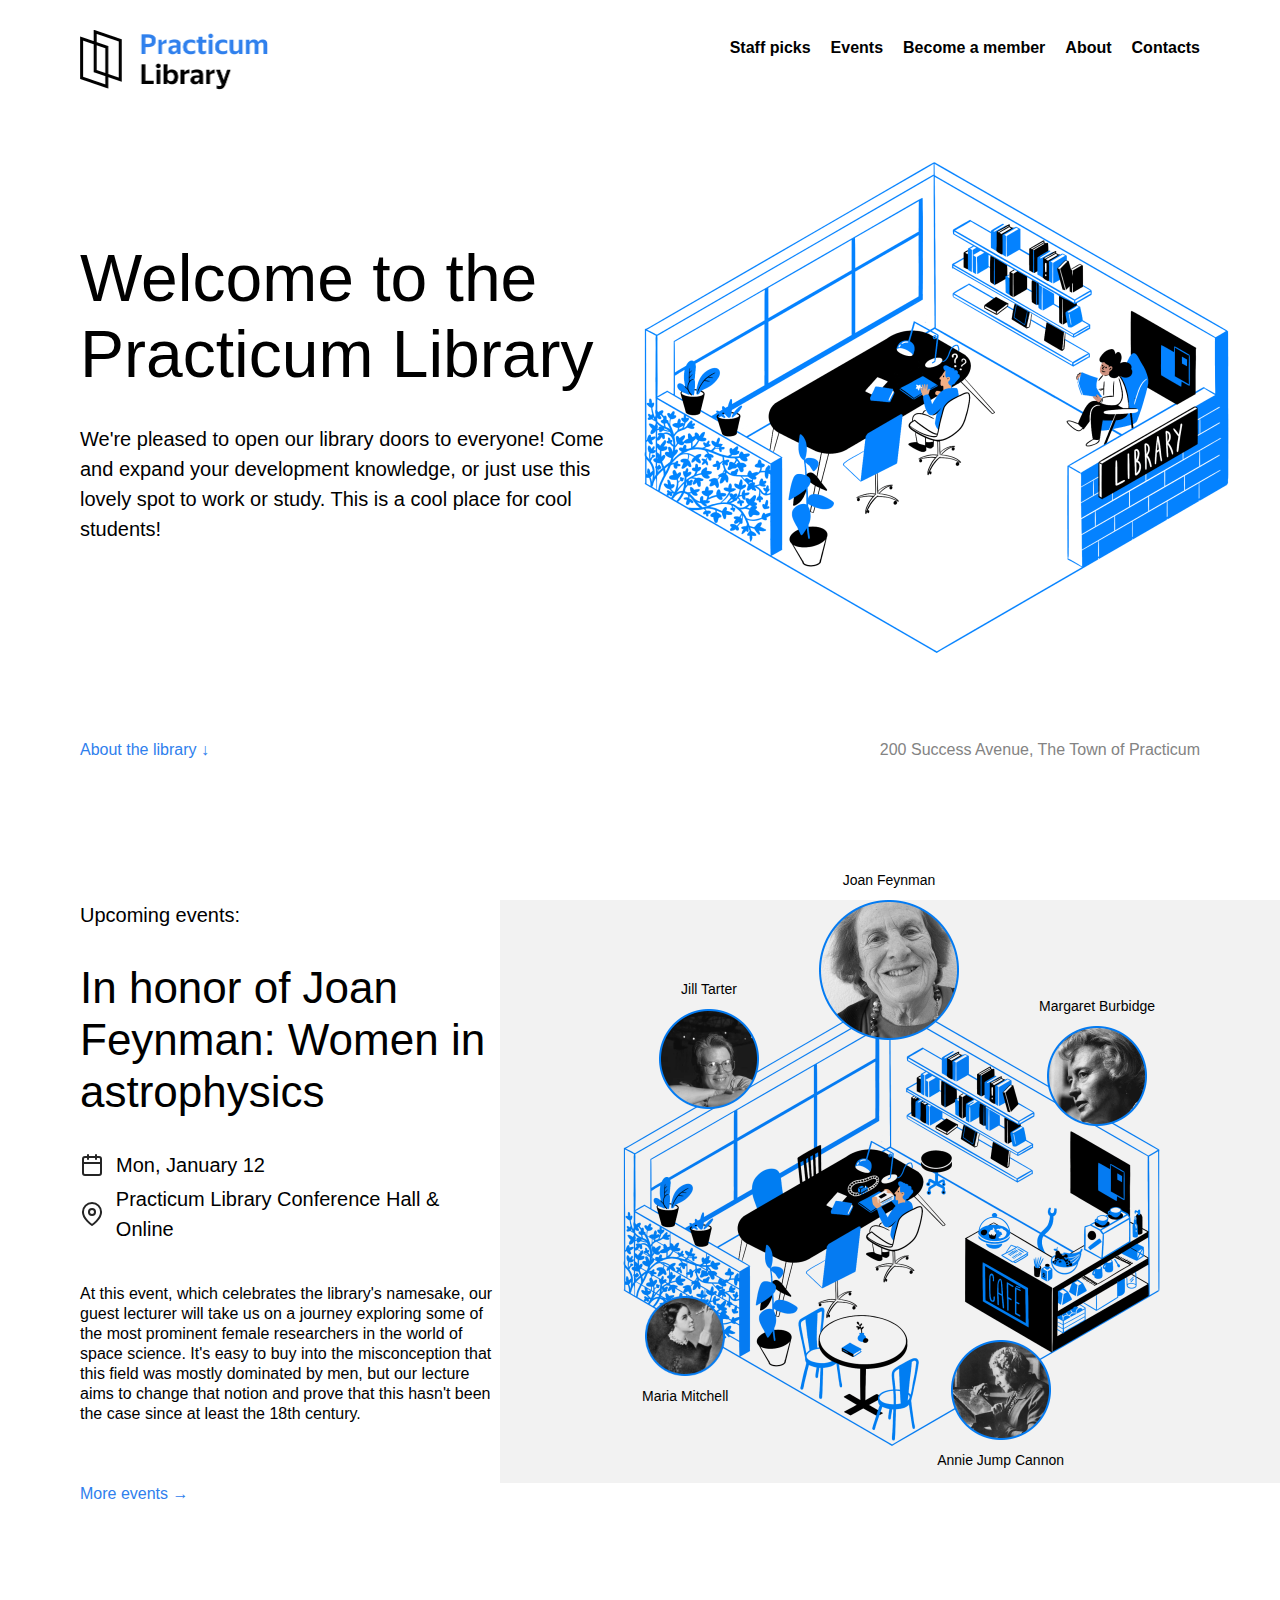
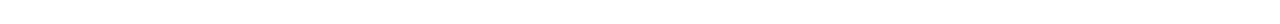
<file: index.html>
<!DOCTYPE html>
<html lang="en">
  <head>
    <meta charset="UTF-8" />
    <meta name="viewport" content="width=device-width, initial-scale=1.0" />
    <title>Practicum Library</title>
    <link rel="shortcut icon" href="favicon.ico" />
    <link rel="stylesheet" href="./styles/normalize.css" />
    <link rel="stylesheet" href="./styles/style.css" />
  </head>

  <body>
    <div class="page">
      <header class="header">
        <nav class="nav">
          <img
            src="./images/logo.png"
            alt="Practicum Library Logo"
            class="logo"
          />
          <!-- Putting navigation links in a list is supposed to be the best practice of writing the semantic code since it allows screen readers to pause between each link instead of reading all the links as a sentence. -->
          <ul class="nav__links">
            <li>
              <a class="nav__link">Staff picks</a>
            </li>
            <li>
              <a class="nav__link">Events</a>
            </li>
            <li>
              <a class="nav__link">Become a member</a>
            </li>
            <li>
              <a class="nav__link">About</a>
            </li>
            <li>
              <a class="nav__link">Contacts</a>
            </li>
          </ul>
        </nav>
        <h1 class="header__title">Welcome to the Practicum Library</h1>
        <p class="header__description">
          We're pleased to open our library doors to everyone! Come and expand
          your development knowledge, or just use this lovely spot to work or
          study. This is a cool place for cool students!
        </p>

        <img
          src="./images/inside_the_library.png"
          alt="Illustration 'Inside the library'"
          class="header__image"
        />
        <div class="header__footer">
          <a class="header__link">About the library &darr;</a>
          <p class="header__address">
            200 Success Avenue, The Town of Practicum
          </p>
        </div>
      </header>

      <main class="content">
        <section class="events">
          <div class="events__content">
            <h2 class="events__heading">Upcoming events:</h2>
            <h3 class="events__title">
              In honor of Joan Feynman: Women in astrophysics
            </h3>
            <div class="event-info events__info-section">
              <div class="event-info__item">
                <div
                  class="event-info__icon event-info__icon_type_calendar"
                ></div>
                <p class="event-info__text">Mon, January 12</p>
              </div>
              <div class="event-info__item">
                <div class="event-info__icon event-info__icon_type_pin"></div>
                <p class="event-info__text">
                  Practicum Library Conference Hall & Online
                </p>
              </div>
            </div>
            <p class="events__description">
              At this event, which celebrates the library's namesake, our guest
              lecturer will take us on a journey exploring some of the most
              prominent female researchers in the world of space science. It's
              easy to buy into the misconception that this field was mostly
              dominated by men, but our lecture aims to change that notion and
              prove that this hasn't been the case since at least the 18th
              century.
            </p>
            <a href="#" class="events__more">More events &rarr;</a>
          </div>
          <div class="events__cover">
            <img
              src="images/cafe.png"
              alt="Practicum Cafe Logo"
              class="events__image"
            />
            <div class="person person_name_feynman">
              <p class="person__caption">Joan Feynman</p>
              <img
                src="images/person_feynman.png"
                alt="Joan Feynman Portrait"
                class="person__image person__image_size_l"
              />
            </div>
            <div class="person person_name_burbidge">
              <p class="person__caption">Margaret Burbidge</p>
              <img
                src="images/person_burbidge.png"
                alt="Margaret Burbidge Portrait"
                class="person__image person__image_size_m"
              />
            </div>
            <div class="person person_name_cannon">
              <img
                src="images/person_cannon.png"
                alt="Annie Jump Cannon
              Portrait"
                class="person__image person__image_size_m"
              />
              <p class="person__caption">Annie Jump Cannon</p>
            </div>
            <div class="person person_name_mitchell">
              <img
                src="images/person_mitchell.png"
                alt="Maria Mitchell Portrait"
                class="person__image person__image_size_s"
              />
              <p class="person__caption">Maria Mitchell</p>
            </div>
            <div class="person person_name_tarter">
              <p class="person__caption">Jill Tarter</p>
              <img
                src="images/person_tarter.png"
                alt="Jill Tarter Portrait"
                class="person__image person__image_size_m"
              />
            </div>
          </div>
        </section>

        <section class="staff">
          <!-- --------------------------------------------------------------- -->
          <!--        Don't uncomment until the final project stage            -->
          <!-- --------------------------------------------------------------- -->
          <!--<h2 class="staff__title">Staff picks</h2>
        <p class="staff__subtitle">That our readers love</p>
        <ul>
          <li class="card">
            <div class="card__content">
              <h3 class="card__title">Introduction to Algorithms</h3>
              <p class="card__text">
                The name of this book is self-explanatory; it's a proper
                introduction to algorithms! Introduction to Algorithms, or CLRS,
                in reference to the authors' last names, goes in-depth and
                covers a range of algorithms across several self-contained
                chapters.
              </p>
              <p class="card__footer">
                Thomas H. Cormen, Charles E. Leiserson, Ronald L. Rivest,
                Clifford Stein
              </p>
            </div>
          </li>

          <li class="card">
            <div class="card__content">
              <h3 class="card__title">
                The Structure and Interpretation of Computer Programs (SICP)
              </h3>
              <p class="card__text">
                This is one of the best books for learning the fundamentals of
                programming. Featured by MIT in one of their foundational
                programming courses, SICP is a general-purpose programming book
                that uses Scheme to illustrate various programming concepts.
              </p>
              <p class="card__footer">
                Harold Abelson, Gerald Jay Sussman, Julie Sussman
              </p>
            </div>
          </li>

          <li class="card">
            <div class="card__content">
              <h3 class="card__title">
                The Clean Coder: A Code of Conduct for Professional Programmers
              </h3>
              <p class="card__text">
                Compiled by seasoned software engineer and author Robert C.
                Martin (also known as Uncle Bob), this book covers the
                techniques and tools of true software craftsmanship. It explains
                how to write clean code and demonstrates how to cultivate the
                attitude of a skilled, professional programmer.
              </p>
              <p class="card__footer">Steve McConnell</p>
            </div>
          </li>

          <li class="card">
            <div class="card__content">
              <h3 class="card__title">
                Code Complete: A Practical Handbook of Software Construction
              </h3>
              <p class="card__text">
                Want to know how to write robust code irrespective of the
                architecture behind your chosen programming language? Then
                consider reading Code Complete: A Practical Handbook of Software
                Construction. It comprehensively covers everything related to
                good code structure.
              </p>
              <p class="card__footer">Steve McConnell</p>
            </div>
          </li>
        </ul>-->
        </section>

        <section class="membership">
          <!-- --------------------------------------------------------------- -->
          <!--         Don't uncomment until the final project stage           -->
          <!-- --------------------------------------------------------------- -->
          <!--<h2 class="membership__title">Becoming a library member is easy!</h2>
        <ul class="membership__steps">
          <li class="step">
            <h3 class="step__title">
              Step 1
              <img
                src="./images/icon_step_forward.svg"
                alt="icon forward"
                class="step__icon"
              />
            </h3>
            <p class="step__description">
              Fill out the membership form online or in person.
            </p>
          </li>
          <li class="step">
            <h3 class="step__title">
              Step 2
              <img
                src="./images/icon_step_forward.svg"
                alt="icon forward"
                class="step__icon"
              />
            </h3>
            <p class="step__description">
              Come pick up your library card at the front desk.
            </p>
          </li>
          <li class="step">
            <h3 class="step__title">
              Step 3
              <img
                src="./images/icon_step_forward.svg"
                alt="icon forward"
                class="step__icon"
              />
            </h3>
            <p class="step__description">Sign the back of the card.</p>
          </li>
          <li class="step">
            <h3 class="step__title">
              Step 4
              <img
                src="./images/icon_step_finish.svg"
                alt="icon finish"
                class="step__icon"
              />
            </h3>
            <p class="step__description">
              Enjoy all the awesome benefits of membership!
            </p>
          </li>
        </ul>-->
        </section>

        <section class="about">
          <!-- --------------------------------------------------------------- -->
          <!--          Don't uncomment until the final project stage          -->
          <!-- --------------------------------------------------------------- -->
          <!--<h2 class="about__title">About the library</h2>
        <div class="about__content">
          <p class="about__paragraph">
            Libraries are essential establishments in practically every city,
            and Practicum's library is no exception. It first opened its doors
            way back in 2018, right as our humble town began bidding welcome to
            its very first citizens!
          </p>
          <p class="about__paragraph">
            Since its initial opening, the library has seen nearly 342 visitors
            each month. That's almost 50% of our population! So far, most
            citizens have enjoyed reading books and making use of our ample
            online resources.
          </p>
          <p class="about__paragraph">
            The library gets its name from Joan Feynman, an American
            astrophysicist and the first woman to be elected as an officer of
            the American Geophysical Union.
          </p>
        </div>
        <div class="about__circle"></div> -->
        </section>
      </main>
      <footer class="footer">
        <!-- ----------------------------------------------------------------- -->
        <!--          Don't uncomment until the final project stage            -->
        <!-- ----------------------------------------------------------------- -->
      </footer>
    </div>
  </body>
</html>
</file>
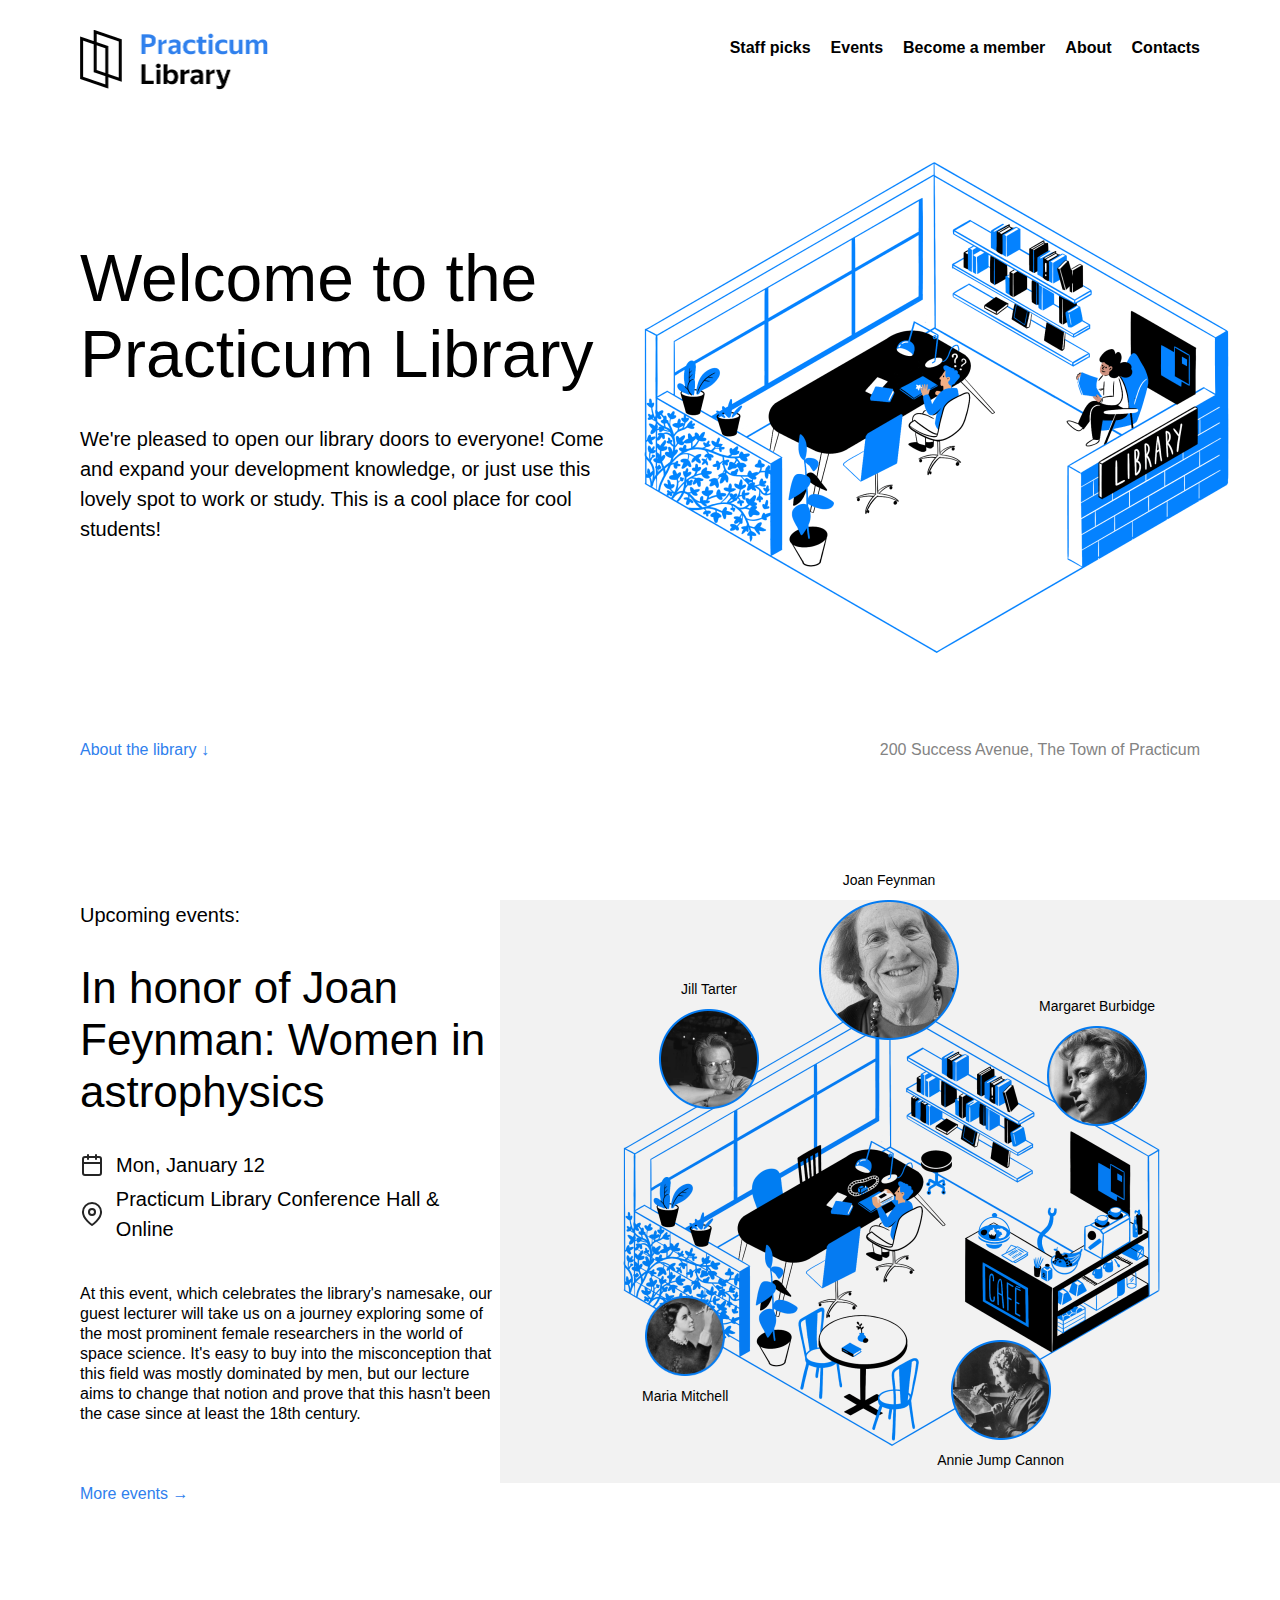
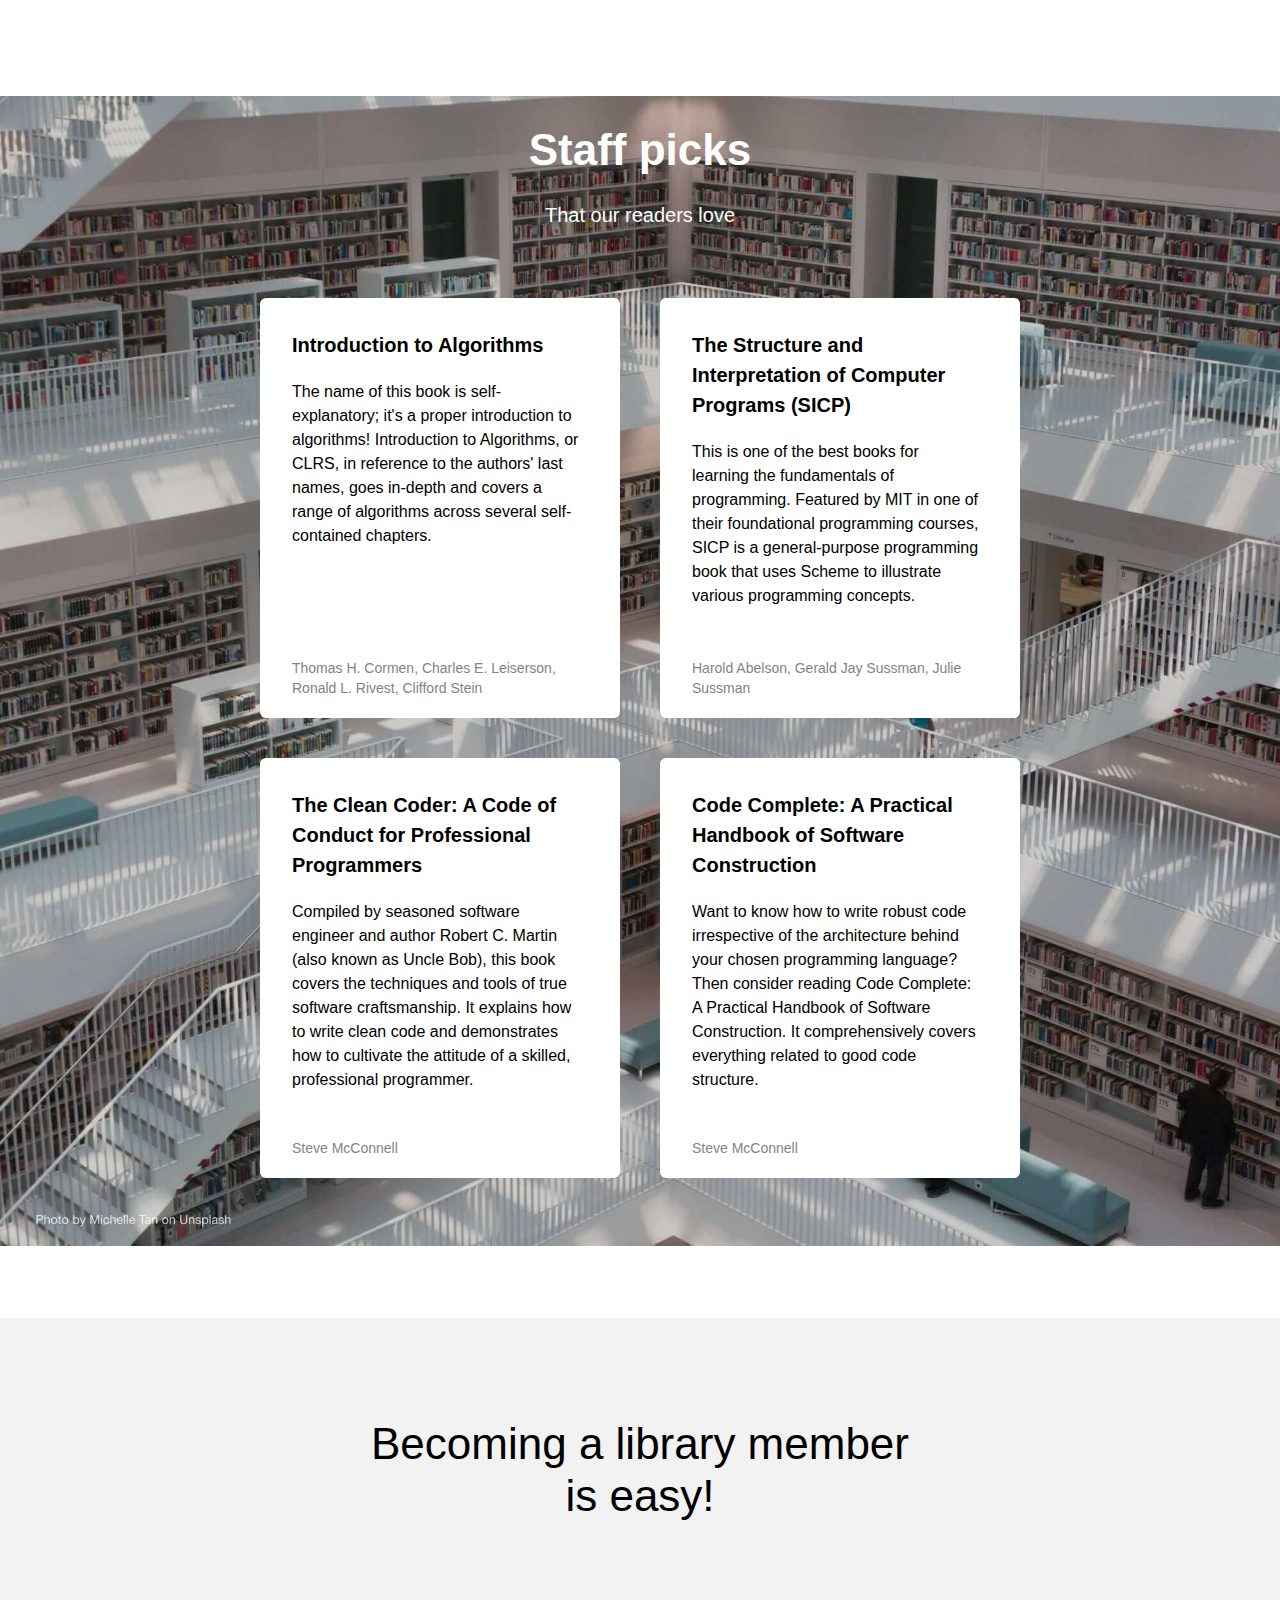
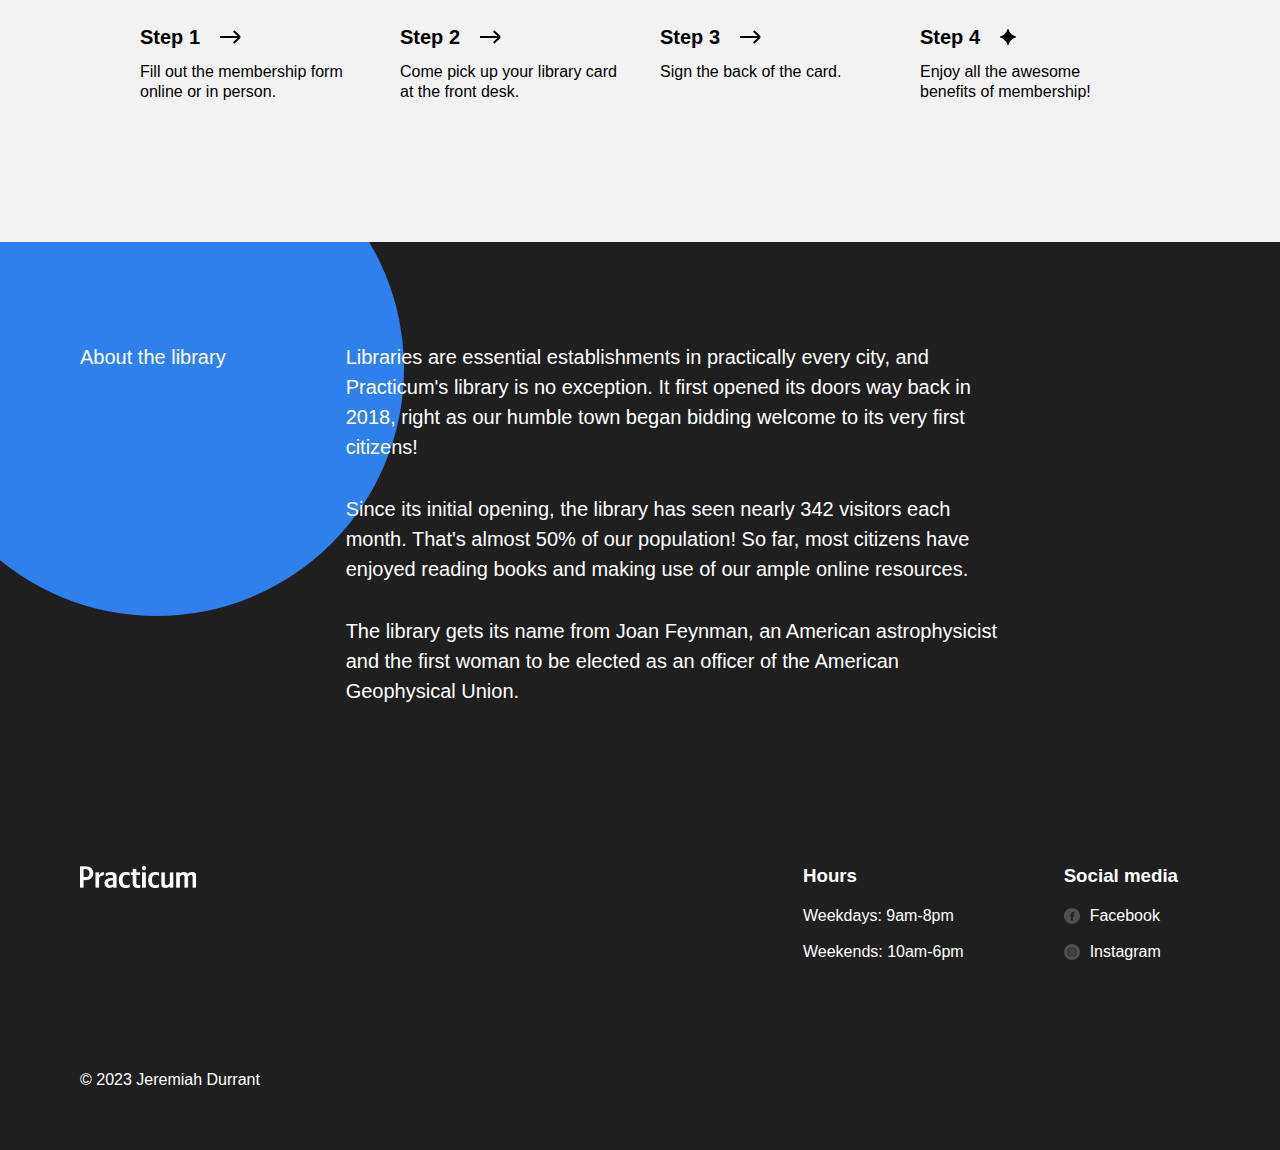
<file: se_project_library-main/index.html>
<!DOCTYPE html>
<html lang="en">
  <head>
    <meta charset="UTF-8" />
    <meta name="viewport" content="width=device-width, initial-scale=1.0" />
    <title>Practicum Library</title>
    <link rel="shortcut icon" href="favicon.ico" />
    <link rel="stylesheet" href="./styles/normalize.css" />
    <link rel="stylesheet" href="./styles/style.css" />
  </head>

  <body>
    <div class="page">
      <header class="header">
        <nav class="nav">
          <img
            src="./images/logo.png"
            alt="Practicum Library Logo"
            class="logo"
          />
          <!-- Putting navigation links in a list is supposed to be the best practice of writing the semantic code since it allows screen readers to pause between each link instead of reading all the links as a sentence. -->
          <ul class="nav__links">
            <li>
              <a class="nav__link" href="#staff-picks">Staff picks</a>
            </li>
            <li>
              <a class="nav__link" href="#events">Events</a>
            </li>
            <li>
              <a class="nav__link" href="#become-a-member">Become a member</a>
            </li>
            <li>
              <a class="nav__link" href="#about">About</a>
            </li>
            <li>
              <a class="nav__link" href="#contacts">Contacts</a>
            </li>
          </ul>
        </nav>
        <h1 class="header__title">Welcome to the Practicum Library</h1>
        <p class="header__description">
          We're pleased to open our library doors to everyone! Come and expand
          your development knowledge, or just use this lovely spot to work or
          study. This is a cool place for cool students!
        </p>

        <img
          src="./images/inside_the_library.png"
          alt="Illustration 'Inside the library'"
          class="header__image"
        />
        <div class="header__footer">
          <a class="header__link">About the library &darr;</a>
          <p class="header__address">
            200 Success Avenue, The Town of Practicum
          </p>
        </div>
      </header>

      <main class="content">
        <section class="events" id="events">
          <div class="events__content">
            <h2 class="events__heading">Upcoming events:</h2>
            <h3 class="events__title">
              In honor of Joan Feynman: Women in astrophysics
            </h3>
            <div class="event-info events__info-section">
              <div class="event-info__item">
                <div
                  class="event-info__icon event-info__icon_type_calendar"
                ></div>
                <p class="event-info__text">Mon, January 12</p>
              </div>
              <div class="event-info__item">
                <div class="event-info__icon event-info__icon_type_pin"></div>
                <p class="event-info__text">
                  Practicum Library Conference Hall & Online
                </p>
              </div>
            </div>
            <p class="events__description">
              At this event, which celebrates the library's namesake, our guest
              lecturer will take us on a journey exploring some of the most
              prominent female researchers in the world of space science. It's
              easy to buy into the misconception that this field was mostly
              dominated by men, but our lecture aims to change that notion and
              prove that this hasn't been the case since at least the 18th
              century.
            </p>
            <a href="#" class="events__more">More events &rarr;</a>
          </div>
          <div class="events__cover">
            <img
              src="images/cafe.png"
              alt="Practicum Cafe Logo"
              class="events__image"
            />
            <div class="person person_name_feynman">
              <p class="person__caption">Joan Feynman</p>
              <img
                src="images/person_feynman.png"
                alt="Joan Feynman Portrait"
                class="person__image person__image_size_l"
              />
            </div>
            <div class="person person_name_burbidge">
              <p class="person__caption">Margaret Burbidge</p>
              <img
                src="images/person_burbidge.png"
                alt="Margaret Burbidge Portrait"
                class="person__image person__image_size_m"
              />
            </div>
            <div class="person person_name_cannon">
              <img
                src="images/person_cannon.png"
                alt="Annie Jump Cannon
              Portrait"
                class="person__image person__image_size_m"
              />
              <p class="person__caption">Annie Jump Cannon</p>
            </div>
            <div class="person person_name_mitchell">
              <img
                src="images/person_mitchell.png"
                alt="Maria Mitchell Portrait"
                class="person__image person__image_size_s"
              />
              <p class="person__caption">Maria Mitchell</p>
            </div>
            <div class="person person_name_tarter">
              <p class="person__caption">Jill Tarter</p>
              <img
                src="images/person_tarter.png"
                alt="Jill Tarter Portrait"
                class="person__image person__image_size_m"
              />
            </div>
          </div>
        </section>

        <section class="staff" id="staff-picks">
          <h2 class="staff__title">Staff picks</h2>
          <p class="staff__subtitle">That our readers love</p>
          <ul class="staff__cards">
            <li class="card">
              <div class="card__content">
                <h3 class="card__title">Introduction to Algorithms</h3>
                <p class="card__text">
                  The name of this book is self-explanatory; it's a proper
                  introduction to algorithms! Introduction to Algorithms, or
                  CLRS, in reference to the authors' last names, goes in-depth
                  and covers a range of algorithms across several self-contained
                  chapters.
                </p>
                <p class="card__footer">
                  Thomas H. Cormen, Charles E. Leiserson, Ronald L. Rivest,
                  Clifford Stein
                </p>
              </div>
            </li>

            <li class="card">
              <div class="card__content">
                <h3 class="card__title">
                  The Structure and Interpretation of Computer Programs (SICP)
                </h3>
                <p class="card__text">
                  This is one of the best books for learning the fundamentals of
                  programming. Featured by MIT in one of their foundational
                  programming courses, SICP is a general-purpose programming
                  book that uses Scheme to illustrate various programming
                  concepts.
                </p>
                <p class="card__footer">
                  Harold Abelson, Gerald Jay Sussman, Julie Sussman
                </p>
              </div>
            </li>

            <li class="card">
              <div class="card__content">
                <h3 class="card__title">
                  The Clean Coder: A Code of Conduct for Professional
                  Programmers
                </h3>
                <p class="card__text">
                  Compiled by seasoned software engineer and author Robert C.
                  Martin (also known as Uncle Bob), this book covers the
                  techniques and tools of true software craftsmanship. It
                  explains how to write clean code and demonstrates how to
                  cultivate the attitude of a skilled, professional programmer.
                </p>
                <p class="card__footer">Steve McConnell</p>
              </div>
            </li>

            <li class="card">
              <div class="card__content">
                <h3 class="card__title">
                  Code Complete: A Practical Handbook of Software Construction
                </h3>
                <p class="card__text">
                  Want to know how to write robust code irrespective of the
                  architecture behind your chosen programming language? Then
                  consider reading Code Complete: A Practical Handbook of
                  Software Construction. It comprehensively covers everything
                  related to good code structure.
                </p>
                <p class="card__footer">Steve McConnell</p>
              </div>
            </li>
          </ul>
        </section>

        <section class="membership" id="become-a-member">
          <h2 class="membership__title">Becoming a library member is easy!</h2>
          <ul class="membership__steps">
            <li class="step">
              <h3 class="step__title">
                Step 1
                <img
                  src="./images/icon_step_forward.svg"
                  alt="icon forward"
                  class="step__icon"
                />
              </h3>
              <p class="step__description">
                Fill out the membership form online or in person.
              </p>
            </li>
            <li class="step">
              <h3 class="step__title">
                Step 2
                <img
                  src="./images/icon_step_forward.svg"
                  alt="icon forward"
                  class="step__icon"
                />
              </h3>
              <p class="step__description">
                Come pick up your library card at the front desk.
              </p>
            </li>
            <li class="step">
              <h3 class="step__title">
                Step 3
                <img
                  src="./images/icon_step_forward.svg"
                  alt="icon forward"
                  class="step__icon"
                />
              </h3>
              <p class="step__description">Sign the back of the card.</p>
            </li>
            <li class="step">
              <h3 class="step__title">
                Step 4
                <img
                  src="./images/icon_step_finish.svg"
                  alt="icon finish"
                  class="step__icon"
                />
              </h3>
              <p class="step__description">
                Enjoy all the awesome benefits of membership!
              </p>
            </li>
          </ul>
        </section>

        <section class="about" id="about">
          <h2 class="about__title">About the library</h2>
          <div class="about__content">
            <p class="about__paragraph">
              Libraries are essential establishments in practically every city,
              and Practicum's library is no exception. It first opened its doors
              way back in 2018, right as our humble town began bidding welcome
              to its very first citizens!
            </p>
            <p class="about__paragraph">
              Since its initial opening, the library has seen nearly 342
              visitors each month. That's almost 50% of our population! So far,
              most citizens have enjoyed reading books and making use of our
              ample online resources.
            </p>
            <p class="about__paragraph">
              The library gets its name from Joan Feynman, an American
              astrophysicist and the first woman to be elected as an officer of
              the American Geophysical Union.
            </p>
          </div>
          <div class="about__circle"></div>
        </section>
      </main>
      <footer class="footer" id="contacts">
        <div class="footer__columns">
          <div class="footer__column">
            <img
              class="footer__logo"
              src="images/logo_white.png"
              alt="Practicum Logo"
            />
          </div>
          <div class="footer__column footer__column_content_hours">
            <h3 class="footer__column-heading">Hours</h3>
            <ul class="footer__list">
              <li class="footer__list-item">Weekdays: 9am-8pm</li>
              <li class="footer__list-item">Weekends: 10am-6pm</li>
            </ul>
          </div>
          <div class="footer__column footer__column_content_social">
            <h3 class="footer__column-heading">Social media</h3>
            <ul class="footer__list">
              <li class="footer__list-item">
                <a class="footer__column-link" href="#">
                  <img
                    class="footer__social-icon"
                    src="/images/facebook_white.svg"
                    alt="Facebook Logo"
                  />
                  Facebook
                </a>
              </li>
              <li class="footer__list-item">
                <a class="footer__column-link" href="#">
                  <img
                    class="footer__social-icon"
                    src="images/instagram_white.svg"
                    alt="Instagram Icon"
                  />
                  Instagram
                </a>
              </li>
            </ul>
          </div>
        </div>
        <p class="footer__copyright">&copy; 2023 Jeremiah Durrant</p>
      </footer>
    </div>
  </body>
</html>
</file>
<file: styles/style.css>
.page {
  min-width: 1100px;
  max-width: 1600px;
  margin: auto;
  font-family: "Helvectica Neue", Arial, sans-serif;
  font-size: 16px;
  line-height: 20px;
}

.header {
  height: 100vh;
  min-height: 720px;
  max-height: 800px;
  padding-top: 30px;
  padding-left: 80px;
  padding-right: 80px;
  position: relative;
  box-sizing: border-box;
}

.nav {
  display: flex;
  justify-content: space-between;
  align-items: flex-start;
}

.logo {
  width: 196px;
  height: 60px;
}

.nav__links {
  /* Reset default list styles here */
  display: flex;
  column-gap: 20px;
  list-style-type: none;
  margin-top: 8px;
  padding: 0;
}

.nav__link {
  color: #000000;
  text-decoration: none;
  font-weight: bold;
}

.header__title {
  font-size: 66px;
  line-height: 76px;
  font-weight: 500;
  margin-top: 150px;
  margin-bottom: 0;
  max-width: 544px;
  margin-right: 0px;
}

.header__description {
  max-width: 532px;
  font-size: 20px;
  line-height: 30px;
  margin-top: 32px;
  margin-right: 0px;
}

.header__image {
  z-index: 1;
  max-width: 636px;
  position: absolute;
  top: 135px;
  right: 20px;
}

.header__footer {
  position: absolute;
  left: 0;
  bottom: 40px;
  width: 100%;
  display: flex;
  align-items: center;
  padding: 40px 80px 0;
  justify-content: space-between;
  box-sizing: border-box;
}

.header__link {
  color: #2f80ed;
  text-decoration: none;
}

.header__address {
  margin: 0;
  color: #838383;
}
.events {
  padding: 100px 0 120px 80px;
  display: flex;
  align-items: start;
  justify-content: space-between;
  box-sizing: border-box;
}

.events__content {
  flex-basis: 580px;
}

.events__heading {
  font-size: 20px;
  font-weight: 500;
  line-height: 30px;
  margin: 0;
}

.events__title {
  font-size: 44px;
  font-weight: 500;
  line-height: 52px;
  margin: 32px 0;
}

.events__info-section {
  margin-top: 32px;
}

.event-info__item {
  display: flex;
  align-items: center;
  margin-bottom: 4px;
  font-weight: 500;
}

.event-info__icon {
  background-repeat: no-repeat;
  background-position: center;
  margin-right: 12px;
  width: 24px;
  height: 24px;
}

.event-info__icon_type_calendar {
  background-image: url(../images/icon_calendar.svg);
}

.event-info__icon_type_pin {
  background-image: url(../images/icon_pin.svg);
}

.event-info__text {
  font-size: 20px;
  font-weight: 500;
  line-height: 30px;
  margin: 0;
}

.events__description {
  margin: 40px 0 60px;
}

.events__more {
  margin-top: 60px;
  color: #2f80ed;
  text-decoration: none;
}

.events__cover {
  flex-grow: 1;
  flex-shrink: 0;
  flex-basis: 780px;
  max-width: 780px;
  position: relative;
}

.events__image {
  max-width: 100%;
}

.person {
  position: absolute;
  display: flex;
  align-items: center;
  flex-direction: column;
  gap: 10px;
}

.person_name_feynman {
  top: -30px;
  left: 319px;
}

.person_name_burbidge {
  top: 96px;
  right: 125px;
}

.person_name_cannon {
  bottom: 18px;
  right: 216px;
}

.person_name_mitchell {
  bottom: 82px;
  left: 142px;
}

.person_name_tarter {
  top: 79px;
  left: 159px;
}

.person__image {
  max-width: 100%;
}

.person__image_size_l {
  width: 140px;
}

.person__image_size_m {
  width: 100px;
}

.person__image_size_s {
  width: 80px;
}

.person__caption {
  text-align: center;
  font-size: 14px;
  margin: 0;
}
</file>
<file: se_project_library-main/styles/style.css>
.page {
  min-width: 1100px;
  max-width: 1600px;
  margin: auto;
  font-family: "Helvectica Neue", Arial, sans-serif;
  font-size: 16px;
  line-height: 20px;
}

.header {
  height: 100vh;
  min-height: 720px;
  max-height: 800px;
  padding-top: 30px;
  padding-left: 80px;
  padding-right: 80px;
  position: relative;
  box-sizing: border-box;
}

.nav {
  display: flex;
  justify-content: space-between;
  align-items: flex-start;
}

.logo {
  width: 196px;
  height: 60px;
}

.nav__links {
  /* Reset default list styles here */
  display: flex;
  column-gap: 20px;
  list-style-type: none;
  margin-top: 8px;
  padding: 0;
}

.nav__link {
  color: #000000;
  text-decoration: none;
  font-weight: bold;
}

.nav__link:hover {
  color: #1f69c9;
}

.header__title {
  font-size: 66px;
  line-height: 76px;
  font-weight: 500;
  margin-top: 150px;
  margin-bottom: 0;
  max-width: 544px;
  margin-right: 0px;
}

.header__description {
  max-width: 532px;
  font-size: 20px;
  line-height: 30px;
  margin-top: 32px;
  margin-right: 0px;
}

.header__image {
  z-index: 1;
  max-width: 636px;
  position: absolute;
  top: 135px;
  right: 20px;
}

.header__footer {
  position: absolute;
  left: 0;
  bottom: 40px;
  width: 100%;
  display: flex;
  align-items: center;
  padding: 40px 80px 0;
  justify-content: space-between;
  box-sizing: border-box;
}

.header__link {
  color: #2f80ed;
  text-decoration: none;
}

.header__link:hover {
  color: #1f69c9;
}

.header__address {
  margin: 0;
  color: #838383;
}
.events {
  padding: 100px 0 120px 80px;
  display: flex;
  align-items: start;
  justify-content: space-between;
  box-sizing: border-box;
}

.events__content {
  flex-basis: 580px;
}

.events__heading {
  font-size: 20px;
  font-weight: 500;
  line-height: 30px;
  margin: 0;
}

.events__title {
  font-size: 44px;
  font-weight: 500;
  line-height: 52px;
  margin: 32px 0;
}

.events__info-section {
  margin-top: 32px;
}

.event-info__item {
  display: flex;
  align-items: center;
  margin-bottom: 4px;
  font-weight: 500;
}

.event-info__icon {
  background-repeat: no-repeat;
  background-position: center;
  margin-right: 12px;
  width: 24px;
  height: 24px;
}

.event-info__icon_type_calendar {
  background-image: url(../images/icon_calendar.svg);
}

.event-info__icon_type_pin {
  background-image: url(../images/icon_pin.svg);
}

.event-info__text {
  font-size: 20px;
  font-weight: 500;
  line-height: 30px;
  margin: 0;
}

.events__description {
  margin: 40px 0 60px;
}

.events__more {
  margin-top: 60px;
  color: #2f80ed;
  text-decoration: none;
}

.events__more:hover {
  color: #1f69c9;
}

.events__cover {
  flex-grow: 1;
  flex-shrink: 0;
  flex-basis: 780px;
  max-width: 780px;
  position: relative;
}

.events__image {
  max-width: 100%;
}

.person {
  position: absolute;
  display: flex;
  align-items: center;
  flex-direction: column;
  gap: 10px;
}

.person_name_feynman {
  top: -30px;
  left: 319px;
}

.person_name_burbidge {
  top: 96px;
  right: 125px;
}

.person_name_cannon {
  bottom: 18px;
  right: 216px;
}

.person_name_mitchell {
  bottom: 82px;
  left: 142px;
}

.person_name_tarter {
  top: 79px;
  left: 159px;
}

.person__image {
  max-width: 100%;
}

.person__image_size_l {
  width: 140px;
}

.person__image_size_m {
  width: 100px;
}

.person__image_size_s {
  width: 80px;
}

.person__caption {
  text-align: center;
  font-size: 14px;
  margin: 0;
}
.staff {
  padding-top: 100px;
  padding-bottom: 140px;
  background-image: url(../images/staff_picks_background.jpg);
  background-position: center;
  background-repeat: no-repeat;
  background-size: contain;
}

.staff__title {
  text-align: center;
  font-size: 44px;
  line-height: 52px;
  margin: 0 0 24px;
  color: #fff;
}

.staff__subtitle {
  text-align: center;
  font-size: 20px;
  line-height: 30px;
  font-weight: 400;
  margin: 24px 0 0;
  color: #fff;
}

.staff__cards {
  max-width: 760px;
  margin: 68px auto 0px auto;
  display: flex;
  justify-content: flex-start;
  flex-wrap: wrap;
  gap: 40px;
  list-style-type: none;
  padding-left: 0;
}

.card {
  background-color: #fff;
  border-radius: 6px;
  padding: 32px 40px 20px 32px;
  box-sizing: border-box;
  height: 420px;
  width: 360px;
}

.card__content {
  width: 100%;
  height: 100%;
  display: flex;
  flex-direction: column;
}

.card__title {
  font-size: 20px;
  line-height: 30px;
  font-weight: 700;
  margin: 0;
}

.card__text {
  margin: 20px 0 0;
  font-size: 16px;
  line-height: 24px;
}

.card__footer {
  margin: 0;
  font-size: 14px;
  line-height: 20px;
  color: #838383;
  margin-top: auto;
}

.membership {
  padding-top: 100px;
  padding-bottom: 140px;
  background-color: #f2f2f2;
}

.membership__title {
  max-width: 574px;
  margin: 0 auto;
  text-align: center;
  font-size: 44px;
  font-weight: 500;
  line-height: 52px;
}

.membership__steps {
  list-style-type: none;
  padding: 0;
  margin: 100px 0 0;
  display: flex;
  justify-content: center;
  align-items: flex-start;
  gap: 40px;
}

.step {
  flex-basis: 220px;
}

.step__title {
  margin: 0;
  font-size: 20px;
  line-height: 30px;
  font-weight: 700;
  display: flex;
  align-items: center;
}

.step__icon {
  margin-left: 20px;
}

.step__description {
  margin: 10px 0 0;
}

.about {
  padding: 100px 80px;
  background-color: #1f1f1f;
  color: #fff;
  overflow: hidden;
  position: relative;
  box-sizing: border-box;
  display: flex;
  justify-content: flex-start;
}

.about__title {
  margin: 0;
  font-size: 20px;
  line-height: 30px;
  font-weight: 500;
  z-index: 1;
  max-width: 154px;
}

.about__content {
  font-size: 20px;
  line-height: 30px;
  font-weight: 400;
  max-width: 660px;
  margin: 0 auto 0 120px;
  display: flex;
  flex-direction: column;
  gap: 32px;
  z-index: 2;
}

.about__paragraph {
  margin: 0;
  display: flex;
  justify-content: flex-start;
  align-items: flex-start;
  z-index: 3;
}

.about__circle {
  background-color: #2f80ed;
  width: 495px;
  height: 495px;
  border-radius: 50%;
  position: absolute;
  top: -121px;
  left: -91px;
  z-index: 0;
}

.footer {
  box-sizing: border-box;
  background-color: #1f1f1f;
  color: #fff;
  padding: 60px 102px 60px 80px;
}

.footer__columns {
  font-size: 16px;
  line-height: 20px;
  display: flex;
}

.footer__column_content_hours {
  margin-left: auto;
}

.footer__column_content_social {
  margin-left: 100px;
}

.footer__logo {
  width: 116px;
}

.footer__list {
  list-style-type: none;
  padding: 0;
  margin: 0;
}

.footer__list-item {
  margin-bottom: 16px;
}

.footer__list-item:last-of-type {
  margin-bottom: 0;
}

.footer__column-heading {
  margin: 0 0 20px;
}

.footer__column-link {
  color: white;
  font-size: 16px;
  line-height: 20px;
  text-decoration: none;
  display: flex;
  align-items: center;
}

.footer__column-link:hover {
  color: #c1c1c1;
}

.footer__social-icon {
  width: 16px;
  height: 16px;
  margin-right: 10px;
}

.footer__copyright {
  margin: 108px 0 0;
}
</file>
